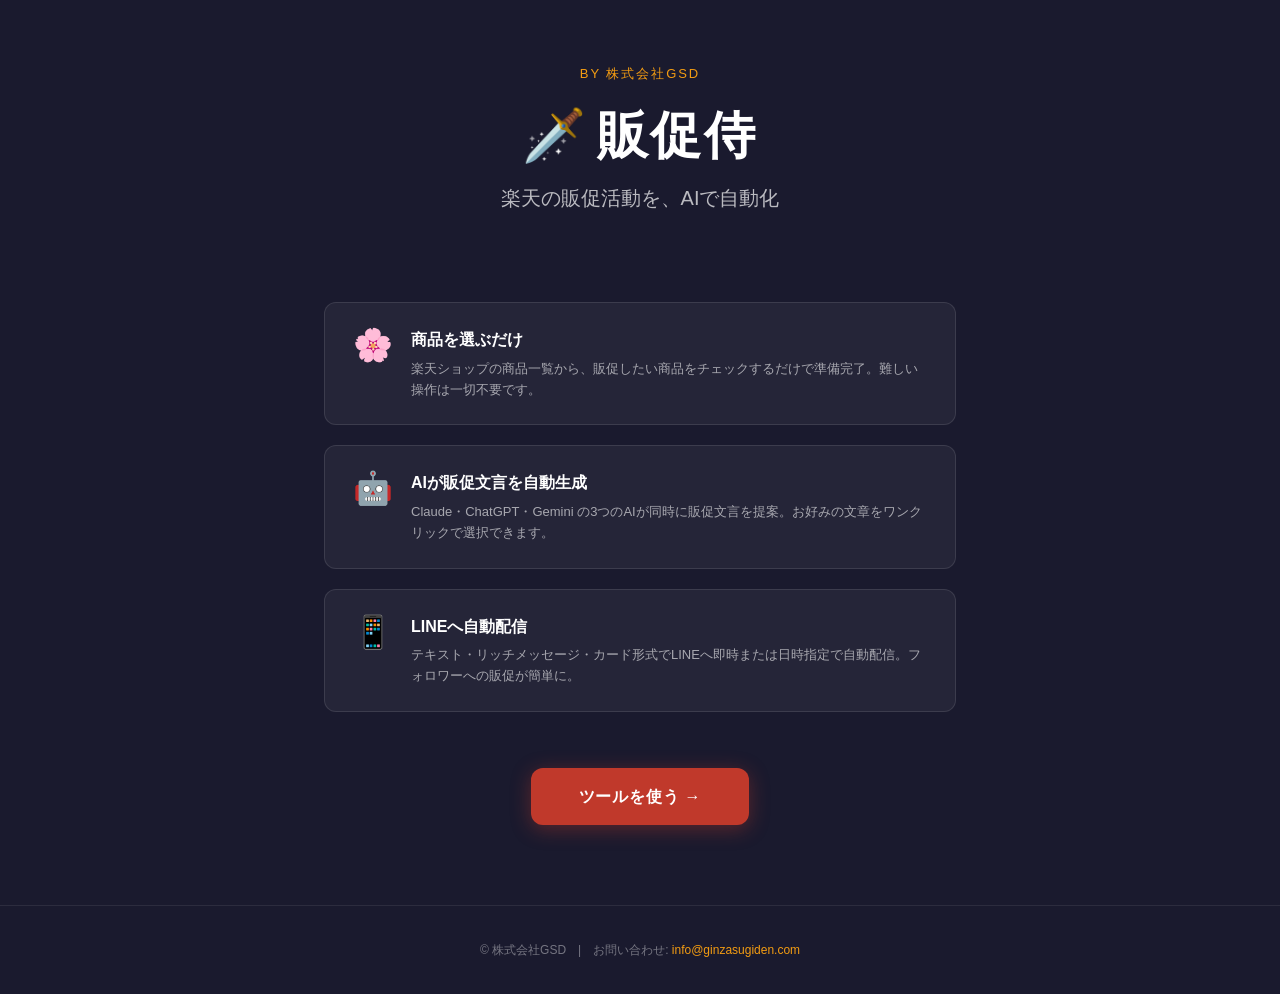
<file: docs/index.html>
<!DOCTYPE html>
<html lang="ja">
<head>
<meta charset="UTF-8">
<meta name="viewport" content="width=device-width,initial-scale=1">
<title>販促侍 | 楽天販売促進自動化ツール by GSD</title>
<link rel="stylesheet" href="assets/style.css">
<style>
  body { background: var(--c-dark); color: #fff; }

  .lp-header {
    text-align: center;
    padding: 64px 24px 48px;
  }
  .lp-header .brand {
    font-size: 13px;
    letter-spacing: .15em;
    color: var(--c-gold);
    margin-bottom: 20px;
    text-transform: uppercase;
  }
  .lp-header h1 {
    font-size: clamp(2rem, 6vw, 3.2rem);
    font-weight: 700;
    letter-spacing: .05em;
    line-height: 1.2;
    margin-bottom: 16px;
  }
  .lp-header h1 .sword { font-size: 1em; margin-right: 8px; }
  .lp-header .tagline {
    font-size: clamp(1rem, 3vw, 1.25rem);
    color: rgba(255,255,255,.7);
    margin-bottom: 40px;
  }

  .lp-features {
    max-width: 680px;
    margin: 0 auto 56px;
    padding: 0 24px;
    display: flex;
    flex-direction: column;
    gap: 20px;
  }
  .feature-card {
    background: rgba(255,255,255,.05);
    border: 1px solid rgba(255,255,255,.1);
    border-radius: var(--radius-lg);
    padding: 24px 28px;
    display: flex;
    align-items: flex-start;
    gap: 18px;
  }
  .feature-icon {
    font-size: 2rem;
    flex-shrink: 0;
    line-height: 1;
    margin-top: 2px;
  }
  .feature-body h3 {
    font-size: 1rem;
    font-weight: 600;
    margin-bottom: 6px;
    color: #fff;
  }
  .feature-body p {
    font-size: 13px;
    color: rgba(255,255,255,.6);
    line-height: 1.6;
  }

  .lp-cta {
    text-align: center;
    padding: 0 24px 80px;
  }
  .btn-cta {
    display: inline-block;
    background: var(--c-primary);
    color: #fff;
    font-size: 1rem;
    font-weight: 700;
    padding: 16px 48px;
    border-radius: var(--radius-lg);
    text-decoration: none;
    letter-spacing: .05em;
    transition: background .2s, transform .15s;
    box-shadow: 0 4px 20px rgba(192,57,43,.4);
  }
  .btn-cta:hover {
    background: var(--c-accent);
    transform: translateY(-2px);
  }

  .lp-footer {
    text-align: center;
    padding: 32px 24px;
    border-top: 1px solid rgba(255,255,255,.08);
    font-size: 12px;
    color: rgba(255,255,255,.4);
    line-height: 2;
  }
  .lp-footer a {
    color: var(--c-gold);
    text-decoration: none;
  }
</style>
</head>
<body>

<header class="lp-header">
  <div class="brand">by 株式会社GSD</div>
  <h1><span class="sword">🗡️</span>販促侍</h1>
  <p class="tagline">楽天の販促活動を、AIで自動化</p>
</header>

<section class="lp-features">
  <div class="feature-card">
    <div class="feature-icon">🌸</div>
    <div class="feature-body">
      <h3>商品を選ぶだけ</h3>
      <p>楽天ショップの商品一覧から、販促したい商品をチェックするだけで準備完了。難しい操作は一切不要です。</p>
    </div>
  </div>
  <div class="feature-card">
    <div class="feature-icon">🤖</div>
    <div class="feature-body">
      <h3>AIが販促文言を自動生成</h3>
      <p>Claude・ChatGPT・Gemini の3つのAIが同時に販促文言を提案。お好みの文章をワンクリックで選択できます。</p>
    </div>
  </div>
  <div class="feature-card">
    <div class="feature-icon">📱</div>
    <div class="feature-body">
      <h3>LINEへ自動配信</h3>
      <p>テキスト・リッチメッセージ・カード形式でLINEへ即時または日時指定で自動配信。フォロワーへの販促が簡単に。</p>
    </div>
  </div>
</section>

<div class="lp-cta">
  <a href="products.html" class="btn-cta">ツールを使う →</a>
</div>

<footer class="lp-footer">
  © 株式会社GSD　|　お問い合わせ:
  <a href="mailto:info@ginzasugiden.com">info@ginzasugiden.com</a>
</footer>

</body>
</html>
</file>
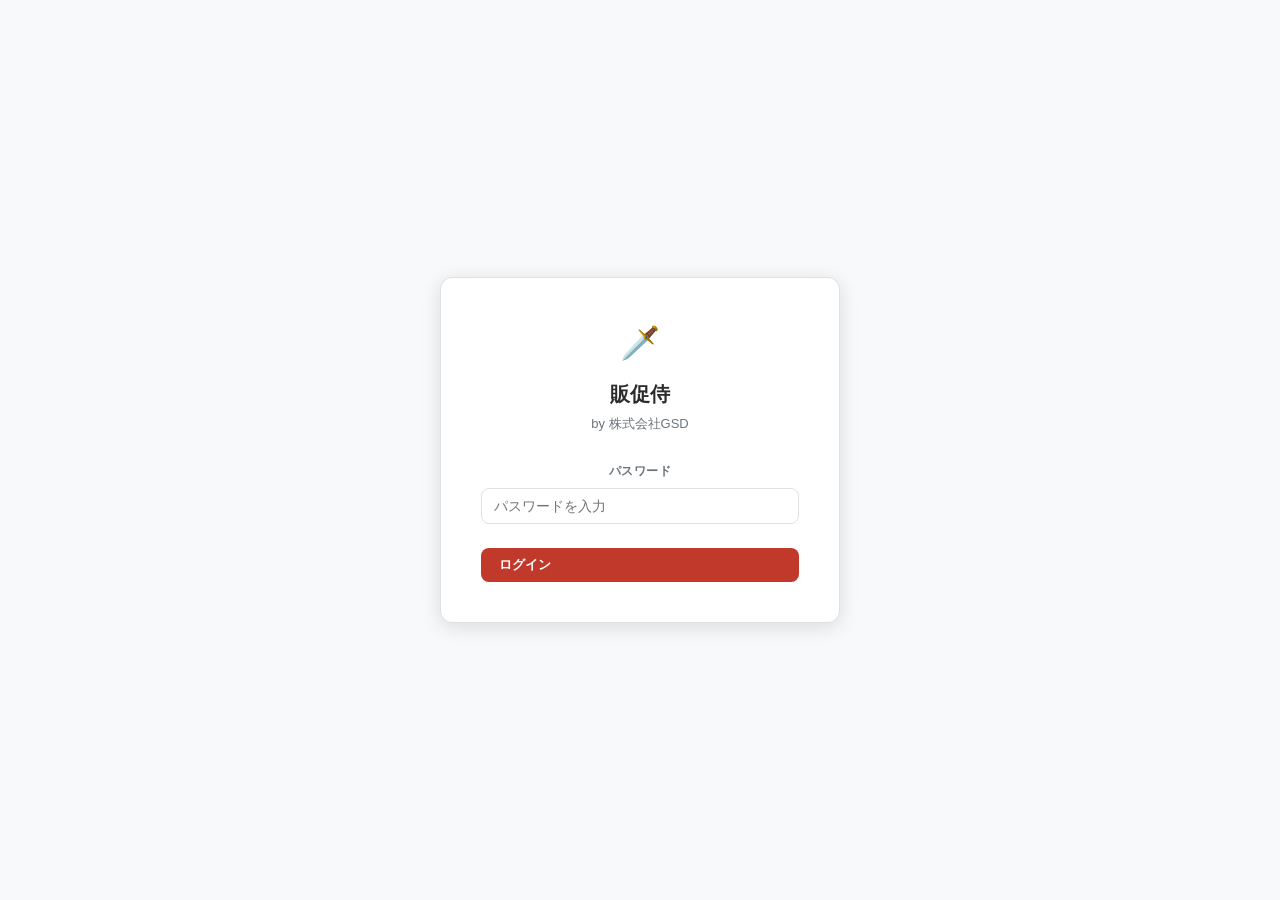
<file: docs/editor.html>
<!DOCTYPE html>
<html lang="ja">
<head>
<meta charset="UTF-8">
<meta name="viewport" content="width=device-width,initial-scale=1">
<title>メッセージ作成 — HANASABI</title>
<link rel="stylesheet" href="assets/style.css">
<style>
.msg-type-tabs { display: flex; gap: 6px; flex-wrap: wrap; margin-bottom: 20px; }
.msg-tab {
  padding: 8px 18px; border-radius: var(--radius);
  border: 1px solid var(--c-border); background: var(--c-surface);
  cursor: pointer; font-size: 13px; font-weight: 500;
  transition: all .15s;
}
.msg-tab.active {
  background: var(--c-dark); color: #fff; border-color: var(--c-dark);
}

/* Flex Messageプレビュー */
.flex-preview {
  background: #b2dfdb;
  border-radius: var(--radius);
  padding: 16px;
  min-height: 200px;
}
.flex-bubble {
  background: #fff;
  border-radius: 12px;
  overflow: hidden;
  max-width: 300px;
  box-shadow: 0 2px 8px rgba(0,0,0,.15);
}
.flex-hero img {
  width: 100%; aspect-ratio: 20/13;
  object-fit: cover; display: block;
}
.flex-body { padding: 14px 14px 8px; }
.flex-body .flex-title { font-weight: 700; font-size: 14px; margin-bottom: 6px; line-height: 1.4; }
.flex-body .flex-text { font-size: 12px; color: #666; line-height: 1.5; margin-bottom: 8px; }
.flex-body .flex-price { font-weight: 700; color: var(--c-primary); font-size: 15px; }
.flex-footer { padding: 0 14px 14px; display: flex; flex-direction: column; gap: 6px; }
.flex-btn {
  display: block; text-align: center;
  padding: 9px; border-radius: 6px;
  font-size: 12px; font-weight: 600; text-decoration: none;
}
.flex-btn-primary { background: var(--c-primary); color: #fff; }
.flex-btn-secondary { background: var(--c-surface2); color: var(--c-text); border: 1px solid var(--c-border); }

/* カルーセルプレビュー */
.carousel-preview {
  display: flex; gap: 10px; overflow-x: auto;
  padding: 8px 4px; background: #b2dfdb; border-radius: var(--radius);
}
.carousel-card {
  min-width: 140px; background: #fff;
  border-radius: 10px; overflow: hidden;
  box-shadow: 0 1px 4px rgba(0,0,0,.1);
}
.carousel-card img { width: 100%; aspect-ratio: 1; object-fit: cover; }
.carousel-card-body { padding: 8px; font-size: 11px; }
.carousel-card-name { font-weight: 600; line-height: 1.3; margin-bottom: 4px; }
.carousel-card-price { color: var(--c-primary); font-weight: 700; }

.coupon-info-banner {
  background: rgba(243,156,18,.1); border: 1px solid var(--c-gold);
  border-radius: var(--radius); padding: 10px 14px;
  display: flex; align-items: center; gap: 10px;
  font-size: 13px; margin-bottom: 16px;
}
</style>
</head>
<body>

<header class="site-header">
  <div class="logo">🗡️ HANA<span>SABI</span></div>
  <nav>
    <a href="index.html">ダッシュボード</a>
    <a href="products.html">商品選択</a>
    <a href="editor.html" class="active">AI文言生成</a>
    <a href="scheduler.html">配信管理</a>
    <button class="btn btn-outline btn-sm" style="color:rgba(255,255,255,.7);border-color:rgba(255,255,255,.3)" onclick="logout()">ログアウト</button>
  </nav>
</header>

<div class="container">
  <div class="page-title">✨ メッセージ作成 <small>メッセージタイプを選んでAIが文言を提案</small></div>

  <div class="steps">
    <div class="step done"><div class="step-num">✓</div><div class="step-label">商品選択</div></div>
    <div class="step-line"></div>
    <div class="step done"><div class="step-num">✓</div><div class="step-label">クーポン設定</div></div>
    <div class="step-line"></div>
    <div class="step active"><div class="step-num">3</div><div class="step-label">メッセージ作成</div></div>
    <div class="step-line"></div>
    <div class="step"><div class="step-num">4</div><div class="step-label">配信</div></div>
  </div>

  <!-- クーポン情報バナー -->
  <div id="coupon-banner" style="display:none" class="coupon-info-banner">
    🎫 <span id="coupon-banner-text"></span>
    <a id="coupon-banner-link" href="#" target="_blank" style="margin-left:auto;font-size:11px;color:var(--c-primary)">URLを確認</a>
  </div>

  <!-- メッセージタイプ選択 -->
  <div class="card" style="margin-bottom:16px">
    <div class="card-title">📨 メッセージタイプ</div>
    <div class="msg-type-tabs">
      <button class="msg-tab active" data-type="text"    onclick="setMsgType('text')">💬 テキスト</button>
      <button class="msg-tab"        data-type="image"   onclick="setMsgType('image')">🖼️ 画像</button>
      <button class="msg-tab"        data-type="carousel" onclick="setMsgType('carousel')">🃏 カルーセル</button>
      <button class="msg-tab"        data-type="flex"    onclick="setMsgType('flex')">✨ Flex Message</button>
    </div>
    <div id="type-desc" style="font-size:12px;color:var(--c-muted)">シンプルなテキストメッセージをLINEで配信します</div>
  </div>

  <!-- 生成設定 -->
  <div class="card" style="margin-bottom:16px">
    <div class="card-title">⚙️ 生成設定</div>
    <div class="grid-2">
      <div class="form-group">
        <label class="form-label">ターゲット</label>
        <select class="form-control" id="target">
          <option>30〜50代の女性</option>
          <option>ギフトを探している方</option>
          <option>法人・ビジネス向け</option>
          <option>結婚式・記念日</option>
          <option>全般</option>
        </select>
      </div>
      <div class="form-group">
        <label class="form-label">トーン</label>
        <select class="form-control" id="tone">
          <option>やわらかく親しみやすい</option>
          <option>高級感・上品</option>
          <option>元気・ポップ</option>
          <option>季節感・情緒的</option>
          <option>シンプル・直接的</option>
        </select>
      </div>
    </div>
    <div style="display:flex;justify-content:flex-end">
      <button class="btn btn-primary" style="min-width:200px" onclick="generateAI()" id="gen-btn">
        🤖 3つのAIで一括生成
      </button>
    </div>
  </div>

  <!-- 選択商品 -->
  <div id="selected-products" style="margin-bottom:16px"></div>

  <!-- AI生成結果 -->
  <div id="ai-results"></div>

  <!-- 文言選択後の編集 + プレビュー -->
  <div id="editor-section" style="display:none">
    <div class="grid-2" style="align-items:start;margin-top:16px">
      <!-- 編集エリア -->
      <div class="card">
        <div class="card-title">✏️ 文言を編集</div>
        <div style="margin-bottom:8px">
          <span id="selected-model-badge"></span>
        </div>
        <div class="form-group">
          <label class="form-label">キャッチコピー</label>
          <input class="form-control" id="edit-catchcopy" oninput="updatePreview()">
        </div>
        <div class="form-group">
          <label class="form-label">本文メッセージ</label>
          <textarea class="form-control" id="edit-maintext" rows="5" oninput="updatePreview()"></textarea>
        </div>
        <!-- 画像タイプ用 -->
        <div id="image-extra" style="display:none">
          <div class="form-group">
            <label class="form-label">タップ先URL（省略時は商品ページ）</label>
            <input class="form-control" id="edit-linkurl" placeholder="https://item.rakuten.co.jp/..." oninput="updatePreview()">
          </div>
        </div>
        <div class="form-group">
          <label class="form-label">LINEテキスト（最終確認）</label>
          <textarea class="form-control" id="edit-linetext" rows="5"></textarea>
        </div>
      </div>

      <!-- プレビュー -->
      <div class="card">
        <div class="card-title">📱 LINEプレビュー</div>
        <div id="preview-area"></div>
      </div>
    </div>

    <div style="display:flex;gap:10px;justify-content:flex-end;margin-top:16px">
      <a href="coupon.html" class="btn btn-outline">← クーポン設定に戻る</a>
      <button class="btn btn-outline" onclick="saveToScheduler()">📅 スケジュール配信へ</button>
      <button class="btn btn-success" onclick="sendNow()">📱 今すぐ配信</button>
    </div>
  </div>
</div>

<div id="toast"></div>

<script src="assets/app.js"></script>
<script>
requireAuth();

let selectedResult = null;
let currentMsgType = 'text';

const TYPE_DESC = {
  text:     'シンプルなテキストメッセージをLINEで配信します',
  image:    '商品画像をメインにしたリッチメッセージで配信します',
  carousel: '選択した商品をカルーセル（横スクロール）形式で一覧配信します',
  flex:     '商品画像・価格・AI文言・クーポンボタンを含むリッチカードで配信します'
};

function setMsgType(type) {
  currentMsgType = type;
  document.querySelectorAll('.msg-tab').forEach(t => {
    t.classList.toggle('active', t.dataset.type === type);
  });
  document.getElementById('type-desc').textContent = TYPE_DESC[type];
  document.getElementById('image-extra').style.display = type === 'image' ? '' : 'none';
  updatePreview();
}

// ── クーポンバナー ───────────────────────────────────────
function renderCouponBanner() {
  const coupon = store.coupon;
  const banner = document.getElementById('coupon-banner');
  if (!coupon) { banner.style.display = 'none'; return; }
  banner.style.display = 'flex';
  const rate = coupon.discountFactor || coupon.discountRate || '';
  const type = coupon.discountType;
  const unit = type == 4 ? '送料無料' : type == 1 ? `${rate}円引き` : `${rate}%OFF`;
  document.getElementById('coupon-banner-text').textContent =
    `クーポン発行済み: ${coupon.couponCode} (${unit}) — ${coupon.startDate?.substring(0,10)} 〜 ${coupon.endDate?.substring(0,10)}`;
  document.getElementById('coupon-banner-link').href = coupon.couponUrl || '#';
}

// ── 選択商品表示 ─────────────────────────────────────────
function renderSelectedProducts() {
  const products = store.products;
  const el = document.getElementById('selected-products');
  if (products.length === 0) {
    el.innerHTML = '<div class="card" style="text-align:center;padding:16px"><p>商品が選択されていません。<a href="products.html">商品選択に戻る</a></p></div>';
    return;
  }
  el.innerHTML = `
    <div class="card">
      <div class="card-title">対象商品（${products.length}件）</div>
      <div style="display:flex;gap:10px;flex-wrap:wrap">
        ${products.map(p => `
          <div style="display:flex;align-items:center;gap:8px;background:var(--c-surface2);padding:8px 12px;border-radius:var(--radius)">
            <img src="${p.imageUrl || ''}" style="width:32px;height:32px;object-fit:cover;border-radius:4px" onerror="this.style.display='none'">
            <div>
              <div style="font-size:12px;font-weight:600">${p.name.substring(0,20)}</div>
              <div style="font-size:11px;color:var(--c-muted)">${fmtPrice(p.price)}</div>
            </div>
          </div>`).join('')}
      </div>
    </div>`;
}

// ── AI生成 ───────────────────────────────────────────────
async function generateAI() {
  const products = store.products;
  if (products.length === 0) { toast('商品を選択してください', 'error'); return; }

  const btn = document.getElementById('gen-btn');
  btn.disabled = true;
  btn.textContent = '⏳ 生成中...（30〜60秒かかります）';

  const context = {
    target:      document.getElementById('target').value,
    tone:        document.getElementById('tone').value,
    messageType: currentMsgType
  };

  const coupon = store.coupon;
  if (coupon) {
    context.couponCode    = coupon.couponCode;
    context.discountRate  = coupon.discountRate;
    context.couponUrl     = coupon.couponUrl;
  }

  document.getElementById('ai-results').innerHTML = `
    <div class="loading-spinner" style="padding:48px">
      <div class="spinner"></div>
      <div>Claude / ChatGPT / Gemini で生成中...</div>
    </div>`;

  try {
    const res = await gasPost('generateAI', { product: products[0], context });
    store.aiResults = res;
    renderAIResults(res.results);
  } catch (e) {
    toast(`❌ ${e.message}`, 'error');
    document.getElementById('ai-results').innerHTML = '';
  } finally {
    btn.disabled = false;
    btn.textContent = '🤖 3つのAIで一括生成';
  }
}

function renderAIResults(results) {
  const models = [
    { key: 'claude', label: 'Claude',  cls: 'claude' },
    { key: 'gpt',    label: 'ChatGPT', cls: 'gpt' },
    { key: 'gemini', label: 'Gemini',  cls: 'gemini' }
  ];

  document.getElementById('ai-results').innerHTML = `
    <div class="ai-grid">
      ${models.map(m => {
        const r = results[m.key];
        if (!r) return `<div class="card"><div class="badge badge-error">${m.label}</div><p style="margin-top:8px;color:var(--c-muted)">生成失敗</p></div>`;
        return `
          <div class="ai-card ai-card-${m.cls}" onclick="selectResult('${m.key}')">
            <span class="badge badge-${m.cls}">${m.label}</span>
            <div class="ai-catchcopy">${r.catchCopy || ''}</div>
            <div class="ai-maintext">${(r.mainText || '').substring(0, 120)}...</div>
            <div class="ai-tags">${(r.hashtags || []).map(t=>`<span class="ai-tag">#${t}</span>`).join('')}</div>
            <button class="btn btn-outline btn-sm" style="margin-top:12px;width:100%">この文言を使う</button>
          </div>`;
      }).join('')}
    </div>`;
}

function selectResult(modelKey) {
  const results = store.aiResults?.results;
  if (!results) return;

  selectedResult = results[modelKey];
  document.getElementById('editor-section').style.display = 'block';
  document.getElementById('edit-catchcopy').value = selectedResult.catchCopy || '';
  document.getElementById('edit-maintext').value   = selectedResult.mainText  || '';
  document.getElementById('edit-linetext').value   = selectedResult.lineMessage || '';

  const badges = { claude: 'badge-claude', gpt: 'badge-gpt', gemini: 'badge-gemini' };
  document.getElementById('selected-model-badge').innerHTML =
    `<span class="badge ${badges[modelKey]}">${selectedResult.model}</span> の文言を選択中`;

  updatePreview();
  document.getElementById('editor-section').scrollIntoView({ behavior: 'smooth' });
}

// ── プレビュー ────────────────────────────────────────────
function updatePreview() {
  const area = document.getElementById('preview-area');
  const products = store.products;
  const p = products[0] || {};
  const catchCopy = document.getElementById('edit-catchcopy')?.value || p.name || '';
  const mainText  = document.getElementById('edit-maintext')?.value  || '';
  const coupon    = store.coupon;

  switch (currentMsgType) {
    case 'text':
      area.innerHTML = `
        <div style="background:#b2dfdb;border-radius:var(--radius);padding:16px;min-height:120px">
          <div style="background:#fff;border-radius:12px 12px 12px 4px;padding:12px 14px;max-width:80%;box-shadow:0 1px 4px rgba(0,0,0,.12);font-size:13px;line-height:1.7;white-space:pre-wrap">${document.getElementById('edit-linetext')?.value || '（文言を選択してください）'}</div>
        </div>`;
      break;

    case 'image':
      const imgUrl  = p.imageUrl || 'https://placehold.co/600x400/f8f9fa/adb5bd?text=商品画像';
      const linkUrl = document.getElementById('edit-linkurl')?.value || p.itemUrl || '#';
      area.innerHTML = `
        <div style="background:#b2dfdb;border-radius:var(--radius);padding:16px">
          <a href="${linkUrl}" target="_blank" style="display:block;border-radius:10px;overflow:hidden">
            <img src="${imgUrl}" style="width:100%;border-radius:10px" onerror="this.src='https://placehold.co/600x400/f8f9fa/adb5bd?text=No+Image'">
          </a>
          <div style="margin-top:8px;font-size:11px;color:#555;text-align:center">タップで商品ページへ</div>
        </div>`;
      break;

    case 'carousel':
      if (products.length === 0) {
        area.innerHTML = '<p style="color:var(--c-muted);padding:16px;text-align:center">商品が選択されていません</p>';
        break;
      }
      area.innerHTML = `
        <div class="carousel-preview">
          ${products.map(pr => `
            <div class="carousel-card">
              <img src="${pr.imageUrl || 'https://placehold.co/300x300/f8f9fa/adb5bd?text=No+Image'}"
                   onerror="this.src='https://placehold.co/300x300/f8f9fa/adb5bd?text=No+Image'">
              <div class="carousel-card-body">
                <div class="carousel-card-name">${pr.name.substring(0, 25)}</div>
                <div class="carousel-card-price">${fmtPrice(pr.price)}</div>
              </div>
            </div>`).join('')}
        </div>`;
      break;

    case 'flex':
      const imgFlex = p.imageUrl || 'https://placehold.co/1200x628/1a1a2e/ffffff?text=TOKYOFLOWER';
      area.innerHTML = `
        <div class="flex-preview">
          <div class="flex-bubble">
            <div class="flex-hero">
              <img src="${imgFlex}" onerror="this.src='https://placehold.co/1200x628/1a1a2e/ffffff?text=TOKYOFLOWER'">
            </div>
            <div class="flex-body">
              <div class="flex-title">${catchCopy || p.name || '商品名'}</div>
              <div class="flex-text">${mainText.substring(0, 80) || '（AI文言が表示されます）'}</div>
              <div class="flex-price">${fmtPrice(p.price)}</div>
            </div>
            <div class="flex-footer">
              <a class="flex-btn flex-btn-primary" href="${p.itemUrl || '#'}" target="_blank">商品を見る</a>
              ${coupon ? `<a class="flex-btn flex-btn-secondary" href="${coupon.couponUrl || '#'}" target="_blank">🎫 ${coupon.discountFactor || coupon.discountRate || ''}${coupon.discountType == 4 ? ' 送料無料' : coupon.discountType == 1 ? '円引き' : '%OFF'}クーポンを取得</a>` : ''}
            </div>
          </div>
        </div>`;
      break;
  }
}

// ── 配信 ──────────────────────────────────────────────────
function buildPayload() {
  const product = store.products[0] || {};
  const coupon  = store.coupon;
  const catchCopy = document.getElementById('edit-catchcopy').value;
  const mainText  = document.getElementById('edit-maintext').value;
  const lineText  = document.getElementById('edit-linetext').value;

  switch (currentMsgType) {
    case 'text':
      if (!lineText) throw new Error('メッセージ本文を入力してください');
      return { type: 'text', content: lineText, coupon };

    case 'image':
      return {
        type: 'rich',
        content: {
          imageUrl: product.imageUrl,
          linkUrl:  document.getElementById('edit-linkurl').value || product.itemUrl,
          altText:  catchCopy || product.name
        },
        coupon
      };

    case 'carousel':
      if (store.products.length === 0) throw new Error('商品が選択されていません');
      return { type: 'card', content: { products: store.products }, coupon };

    case 'flex':
      return {
        type: 'flex',
        product,
        content: { catchCopy, mainText, lineText },
        coupon
      };
  }
}

async function sendNow() {
  if (!confirm('今すぐLINE配信しますか？')) return;
  try {
    const payload = buildPayload();
    await gasPost('sendLine', payload);
    toast('✅ LINE配信しました！');
    setTimeout(() => location.href = 'index.html', 2000);
  } catch (e) {
    toast(`❌ ${e.message}`, 'error');
  }
}

function saveToScheduler() {
  try {
    const payload = buildPayload();
    sessionStorage.setItem('hana_draft', JSON.stringify(payload));
    location.href = 'scheduler.html';
  } catch (e) {
    toast(`❌ ${e.message}`, 'error');
  }
}

// ── 初期化 ────────────────────────────────────────────────
renderCouponBanner();
renderSelectedProducts();
updatePreview();

const cached = store.aiResults;
if (cached?.results) renderAIResults(cached.results);
</script>
</body>
</html>
</file>
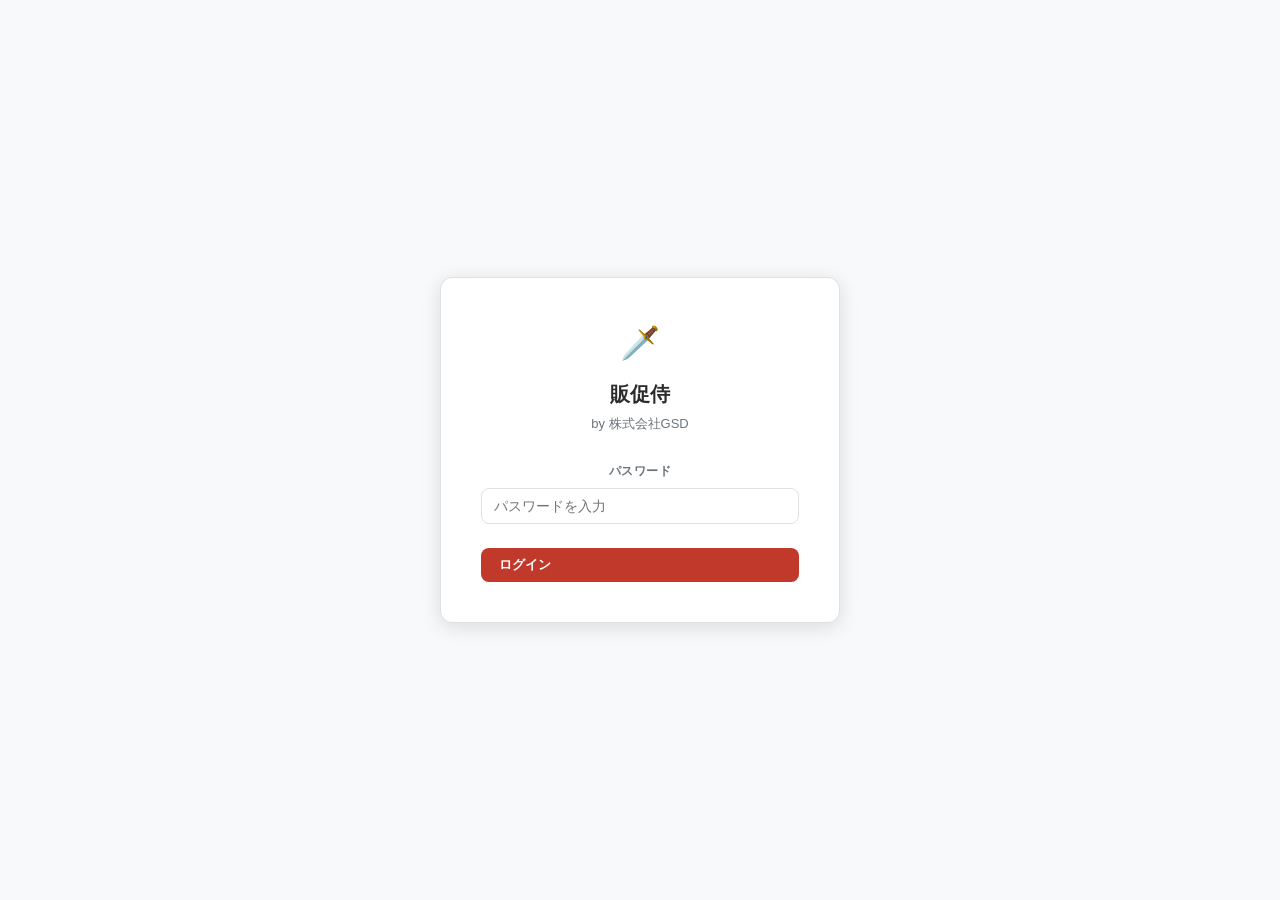
<file: docs/login.html>
<!DOCTYPE html>
<html lang="ja">
<head>
<meta charset="UTF-8">
<meta name="viewport" content="width=device-width,initial-scale=1">
<title>ログイン — 販促侍</title>
<link rel="stylesheet" href="assets/style.css">
<style>
.login-wrap {
  min-height: 100vh;
  display: flex;
  align-items: center;
  justify-content: center;
  background: var(--c-surface2);
}
.login-card {
  background: var(--c-surface);
  border: 1px solid var(--c-border);
  border-radius: var(--radius-lg);
  padding: 40px;
  width: 100%;
  max-width: 400px;
  box-shadow: var(--shadow-lg);
  text-align: center;
}
.login-logo { font-size: 32px; margin-bottom: 8px; }
.login-title { font-size: 20px; font-weight: 700; margin-bottom: 4px; }
.login-sub { font-size: 13px; color: var(--c-muted); margin-bottom: 28px; }
.login-error { color: var(--c-primary); font-size: 13px; margin-top: 12px; display:none; }
</style>
</head>
<body>
<div class="login-wrap">
  <div class="login-card">
    <div class="login-logo">🗡️</div>
    <div class="login-title">販促侍</div>
    <div class="login-sub">by 株式会社GSD</div>
    <div class="form-group">
      <label class="form-label">パスワード</label>
      <input class="form-control" type="password" id="password"
             placeholder="パスワードを入力" autocomplete="current-password"
             onkeydown="if(event.key==='Enter')doLogin()">
    </div>
    <button class="btn btn-primary" style="width:100%;margin-top:8px" onclick="doLogin()" id="login-btn">
      ログイン
    </button>
    <div class="login-error" id="login-error">パスワードが違います</div>
  </div>
</div>

<script>
const GAS_URL = 'https://script.google.com/macros/s/AKfycbzKdIcR7ys61ZYk5oZHxbX3KGoc4LjFHjcb0DQRt_7MKaS5ORBXo-XxXFRobYISyd2f/exec';

async function doLogin() {
  const pw = document.getElementById('password').value;
  const btn = document.getElementById('login-btn');
  const err = document.getElementById('login-error');
  if (!pw) return;

  btn.disabled = true;
  btn.textContent = '認証中...';
  err.style.display = 'none';

  try {
    const res = await fetch(`${GAS_URL}?action=login&password=${encodeURIComponent(pw)}`);
    const data = await res.json();
    if (data.ok && data.data?.token) {
      sessionStorage.setItem('hansabi_token', data.data.token);
      sessionStorage.setItem('hansabi_auth', '1');
      location.href = 'products.html';
    } else {
      err.style.display = 'block';
      btn.disabled = false;
      btn.textContent = 'ログイン';
    }
  } catch (e) {
    err.style.display = 'block';
    err.textContent = '接続エラー: ' + e.message;
    btn.disabled = false;
    btn.textContent = 'ログイン';
  }
}

// すでにログイン済みなら直接遷移
if (sessionStorage.getItem('hansabi_auth') === '1') {
  location.href = 'products.html';
}
</script>
</body>
</html>
</file>
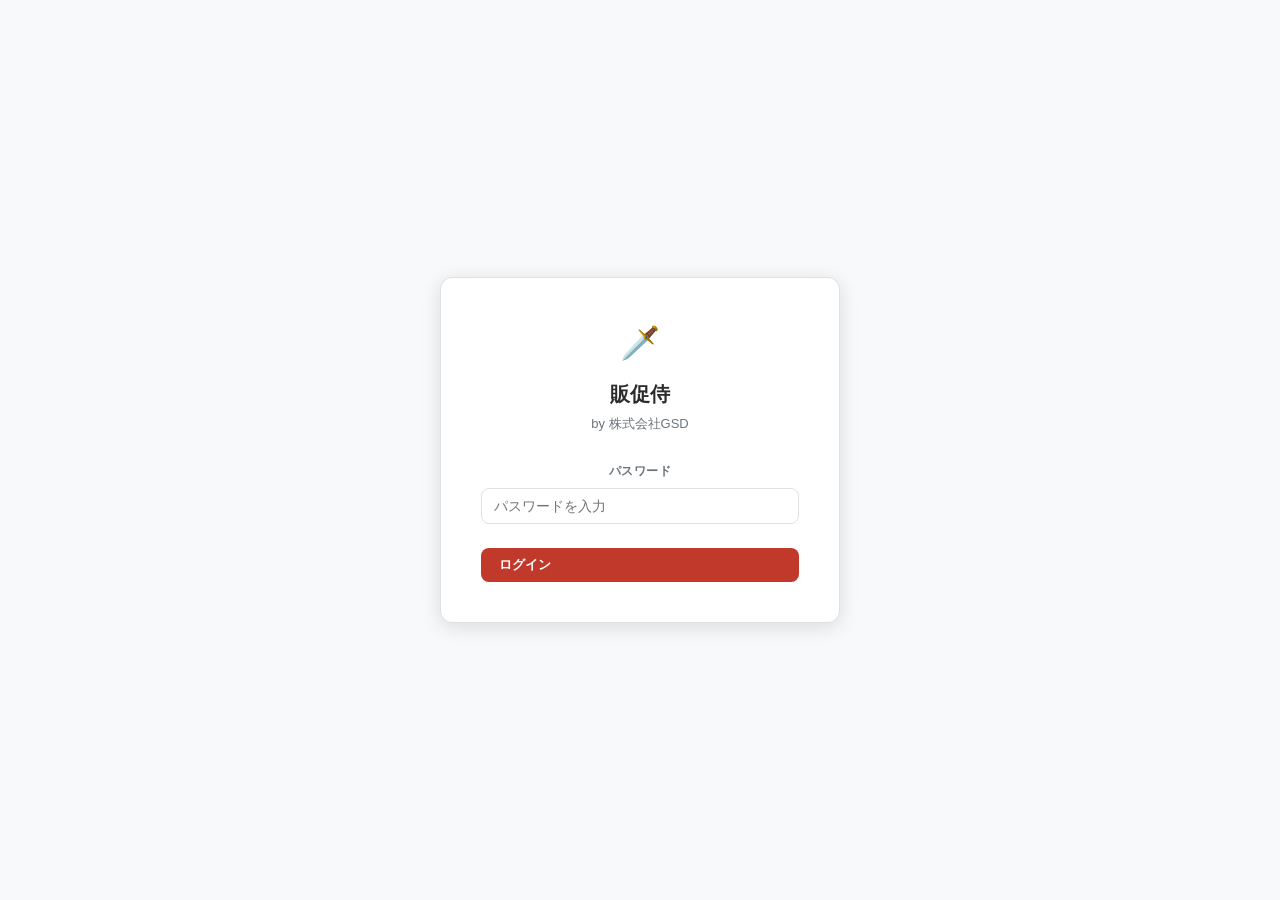
<file: docs/products.html>
<!DOCTYPE html>
<html lang="ja">
<head>
<meta charset="UTF-8">
<meta name="viewport" content="width=device-width,initial-scale=1">
<title>商品選択 — HANASABI</title>
<link rel="stylesheet" href="assets/style.css">
</head>
<body>

<header class="site-header">
  <div class="logo">🗡️ HANA<span>SABI</span></div>
  <nav>
    <a href="index.html">ダッシュボード</a>
    <a href="products.html" class="active">商品選択</a>
    <a href="editor.html">AI文言生成</a>
    <a href="scheduler.html">配信管理</a>
    <button class="btn btn-outline btn-sm" style="color:rgba(255,255,255,.7);border-color:rgba(255,255,255,.3)" onclick="logout()">ログアウト</button>
  </nav>
</header>

<div class="container">
  <div class="page-title">🌸 商品選択 <small>販促したい商品を選んでください</small></div>

  <!-- ステップ -->
  <div class="steps">
    <div class="step active"><div class="step-num">1</div><div class="step-label">商品選択</div></div>
    <div class="step-line"></div>
    <div class="step"><div class="step-num">2</div><div class="step-label">クーポン設定</div></div>
    <div class="step-line"></div>
    <div class="step"><div class="step-num">3</div><div class="step-label">メッセージ作成</div></div>
    <div class="step-line"></div>
    <div class="step"><div class="step-num">4</div><div class="step-label">配信</div></div>
  </div>

  <!-- 検索バー -->
  <div class="card" style="margin-bottom:16px">
    <div style="display:flex;gap:10px;align-items:flex-end">
      <div class="form-group" style="flex:1;margin:0">
        <label class="form-label">キーワード検索</label>
        <input class="form-control" id="keyword" placeholder="例: バラ、胡蝶蘭、フラワーギフト" onkeydown="if(event.key==='Enter')searchProducts()">
      </div>
      <button class="btn btn-primary" onclick="searchProducts()">🔍 検索</button>
      <button class="btn btn-outline" onclick="loadAllProducts()">全商品表示</button>
    </div>
  </div>

  <!-- 選択状況バー -->
  <div id="selection-bar" style="display:none;background:var(--c-dark);color:#fff;padding:12px 20px;border-radius:var(--radius);margin-bottom:16px;display:flex;align-items:center;justify-content:space-between">
    <span id="selection-count">0件選択中</span>
    <div style="display:flex;gap:8px">
      <button class="btn btn-outline" style="color:#fff;border-color:rgba(255,255,255,.3)" onclick="clearSelection()">選択解除</button>
      <a href="coupon.html" class="btn btn-gold" id="next-btn">次へ → クーポン設定</a>
    </div>
  </div>

  <!-- 商品グリッド -->
  <div id="products-grid" class="grid-3">
    <div class="loading-spinner" style="grid-column:1/-1">
      <div class="spinner"></div>
      <div>楽天から商品を取得中...</div>
    </div>
  </div>

  <!-- ページネーション -->
  <div id="pagination" style="display:flex;justify-content:center;gap:8px;margin-top:24px"></div>
</div>

<div id="toast"></div>

<script src="assets/app.js"></script>
<script>
requireAuth();

let currentPage = 1;
let totalPages  = 1;

async function searchProducts(page = 1) {
  currentPage = page;
  const keyword = document.getElementById('keyword').value.trim();
  showLoading('products-grid', '楽天から商品を取得中...');
  document.getElementById('products-grid').style.gridTemplateColumns = '';

  try {
    const res = await gasGet('getItems', { keyword, page, hits: 30 });
    totalPages = res.pageCount || 1;
    renderProducts(res.items || []);
    renderPagination();
  } catch (e) {
    toast(`❌ ${e.message}`, 'error');
    document.getElementById('products-grid').innerHTML =
      `<p style="color:var(--c-muted);text-align:center;padding:32px">${e.message}</p>`;
  }
}

function loadAllProducts() {
  document.getElementById('keyword').value = '';
  searchProducts(1);
}

function renderProducts(items) {
  const selected = store.products.map(p => p.itemCode);
  const grid = document.getElementById('products-grid');
  grid.style.gridTemplateColumns = 'repeat(auto-fill, minmax(180px, 1fr))';

  if (items.length === 0) {
    grid.innerHTML = '<p style="color:var(--c-muted);text-align:center;padding:32px;grid-column:1/-1">商品が見つかりませんでした</p>';
    return;
  }

  grid.innerHTML = items.map(p => `
    <div class="product-card ${selected.includes(p.itemCode) ? 'selected' : ''}"
         onclick="toggleProduct(${JSON.stringify(p).replace(/"/g,'&quot;')})"
         data-code="${p.itemCode}">
      <img src="${p.imageUrl || 'https://placehold.co/400x400/f8f9fa/adb5bd?text=No+Image'}"
           alt="${p.name}" loading="lazy"
           onerror="this.src='https://placehold.co/400x400/f8f9fa/adb5bd?text=No+Image'">
      <div class="product-card-body">
        <div class="product-name">${p.name}</div>
        <div class="product-price">${fmtPrice(p.price)}</div>
      </div>
      <div class="product-check">✓</div>
    </div>
  `).join('');
}

function toggleProduct(product) {
  let selected = store.products;
  const idx = selected.findIndex(p => p.itemCode === product.itemCode);

  if (idx >= 0) {
    selected.splice(idx, 1);
  } else {
    if (selected.length >= 10) { toast('⚠️ 最大10件まで選択できます', 'error'); return; }
    selected.push(product);
  }

  store.products = selected;
  updateSelectionBar();

  // UI更新
  const card = document.querySelector(`[data-code="${product.itemCode}"]`);
  if (card) card.classList.toggle('selected');
}

function clearSelection() {
  store.products = [];
  document.querySelectorAll('.product-card.selected').forEach(c => c.classList.remove('selected'));
  updateSelectionBar();
}

function updateSelectionBar() {
  const count = store.products.length;
  const bar = document.getElementById('selection-bar');
  bar.style.display = count > 0 ? 'flex' : 'none';
  document.getElementById('selection-count').textContent = `${count}件選択中`;
}

function renderPagination() {
  const el = document.getElementById('pagination');
  if (totalPages <= 1) { el.innerHTML = ''; return; }

  const pages = [];
  for (let i = Math.max(1, currentPage-2); i <= Math.min(totalPages, currentPage+2); i++) {
    pages.push(`<button class="btn ${i === currentPage ? 'btn-primary' : 'btn-outline'} btn-sm" onclick="searchProducts(${i})">${i}</button>`);
  }
  el.innerHTML = [
    currentPage > 1 ? `<button class="btn btn-outline btn-sm" onclick="searchProducts(${currentPage-1})">‹</button>` : '',
    ...pages,
    currentPage < totalPages ? `<button class="btn btn-outline btn-sm" onclick="searchProducts(${currentPage+1})">›</button>` : ''
  ].join('');
}

// 初期表示
updateSelectionBar();
loadAllProducts();
</script>
</body>
</html>
</file>
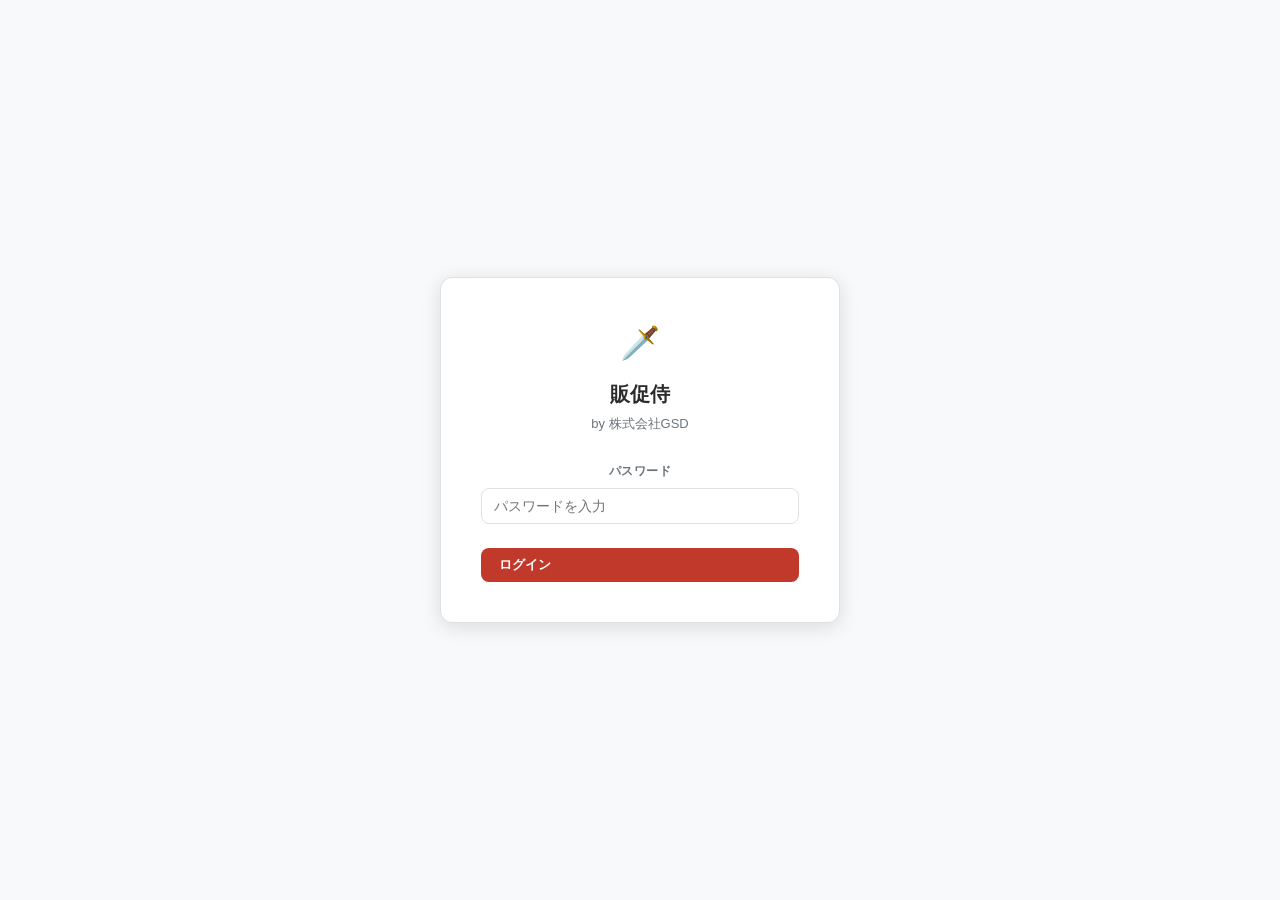
<file: docs/scheduler.html>
<!DOCTYPE html>
<html lang="ja">
<head>
<meta charset="UTF-8">
<meta name="viewport" content="width=device-width,initial-scale=1">
<title>配信管理 — HANASABI</title>
<link rel="stylesheet" href="assets/style.css">
</head>
<body>

<header class="site-header">
  <div class="logo">🗡️ HANA<span>SABI</span></div>
  <nav>
    <a href="index.html">ダッシュボード</a>
    <a href="products.html">商品選択</a>
    <a href="editor.html">AI文言生成</a>
    <a href="scheduler.html" class="active">配信管理</a>
    <button class="btn btn-outline btn-sm" style="color:rgba(255,255,255,.7);border-color:rgba(255,255,255,.3)" onclick="logout()">ログアウト</button>
  </nav>
</header>

<div class="container">
  <div class="page-title">📅 配信管理 <small>スケジュール設定・即時配信</small></div>

  <div class="steps">
    <div class="step done"><div class="step-num">✓</div><div class="step-label">商品選択</div></div>
    <div class="step-line"></div>
    <div class="step done"><div class="step-num">✓</div><div class="step-label">クーポン設定</div></div>
    <div class="step-line"></div>
    <div class="step done"><div class="step-num">✓</div><div class="step-label">メッセージ作成</div></div>
    <div class="step-line"></div>
    <div class="step active"><div class="step-num">4</div><div class="step-label">配信</div></div>
  </div>

  <div class="grid-2" style="align-items:start">

    <!-- 左: 配信設定フォーム -->
    <div>
      <div class="card" style="margin-bottom:16px">
        <div class="card-title">📨 配信コンテンツ</div>
        <div class="form-group">
          <label class="form-label">配信タイプ</label>
          <select class="form-control" id="msg-type" onchange="updatePreview()">
            <option value="text">テキストメッセージ</option>
            <option value="rich">リッチメッセージ（画像+リンク）</option>
            <option value="card">カードタイプ（商品カルーセル）</option>
          </select>
        </div>

        <div id="text-fields">
          <div class="form-group">
            <label class="form-label">メッセージ本文</label>
            <textarea class="form-control" id="msg-text" rows="6" oninput="updatePreview()"></textarea>
          </div>
        </div>

        <div id="rich-fields" style="display:none">
          <div class="form-group">
            <label class="form-label">画像URL（1040×1040推奨）</label>
            <input class="form-control" id="rich-image" placeholder="https://..." oninput="updatePreview()">
          </div>
          <div class="form-group">
            <label class="form-label">タップ先URL</label>
            <input class="form-control" id="rich-link" placeholder="https://item.rakuten.co.jp/...">
          </div>
          <div class="form-group" style="margin:0">
            <label class="form-label">代替テキスト</label>
            <input class="form-control" id="rich-alt" placeholder="商品名・キャッチコピーなど">
          </div>
        </div>
      </div>

      <div class="card">
        <div class="card-title">🕐 配信スケジュール</div>
        <div class="form-group">
          <label class="form-label">配信日時</label>
          <input class="form-control" type="datetime-local" id="schedule-dt">
        </div>
        <div class="form-group" id="coupon-info" style="display:none">
          <label class="form-label">クーポン</label>
          <div id="coupon-badge"></div>
        </div>
        <div style="display:flex;gap:10px">
          <button class="btn btn-outline" style="flex:1" onclick="scheduleDelivery()">📅 予約配信</button>
          <button class="btn btn-success" style="flex:1" onclick="sendNow()">📱 今すぐ配信</button>
        </div>
      </div>
    </div>

    <!-- 右: プレビュー + スケジュール一覧 -->
    <div>
      <!-- LINEプレビュー -->
      <div class="card" style="margin-bottom:16px">
        <div class="card-title">📱 LINEプレビュー</div>
        <div style="background:#b2dfdb;border-radius:var(--radius);padding:16px;min-height:200px">
          <div style="background:#fff;border-radius:12px 12px 12px 4px;padding:12px 14px;max-width:80%;box-shadow:0 1px 4px rgba(0,0,0,.12)">
            <div id="preview-content" style="font-size:13px;line-height:1.7;white-space:pre-wrap">ここにメッセージプレビューが表示されます</div>
          </div>
        </div>
      </div>

      <!-- スケジュール一覧 -->
      <div class="card">
        <div class="card-title">📋 配信待ちスケジュール</div>
        <div id="schedule-list">
          <div class="loading-spinner"><div class="spinner"></div><div>読み込み中...</div></div>
        </div>
      </div>
    </div>

  </div>
</div>

<div id="toast"></div>

<script src="assets/app.js"></script>
<script>

requireAuth();

// ドラフトの復元（editor.htmlから渡された内容）
const draft = JSON.parse(sessionStorage.getItem('hana_draft') || 'null');
if (draft) {
  const sel = document.getElementById('msg-type');
  sel.value = draft.type || 'text';
  if (draft.type === 'text' && typeof draft.content === 'string') {
    document.getElementById('msg-text').value = draft.content;
  }
  if (draft.coupon) {
    store.coupon = draft.coupon;
  }
  sessionStorage.removeItem('hana_draft');
}

// クーポン情報表示
const coupon = store.coupon;
if (coupon) {
  document.getElementById('coupon-info').style.display = 'block';
  document.getElementById('coupon-badge').innerHTML =
    `<span class="badge badge-success">🎫 ${coupon.couponCode} (${coupon.discountRate}%OFF)</span>
     <a href="${coupon.couponUrl}" target="_blank" style="font-size:11px;margin-left:8px;color:var(--c-primary)">URLを見る</a>`;
}

// 配信タイプ切り替え
document.getElementById('msg-type').addEventListener('change', function() {
  document.getElementById('text-fields').style.display = this.value === 'text' ? '' : 'none';
  document.getElementById('rich-fields').style.display = this.value === 'rich' ? '' : 'none';
  updatePreview();
});

// デフォルト日時: 翌朝10時
const defaultDt = new Date();
defaultDt.setDate(defaultDt.getDate() + 1);
defaultDt.setHours(10, 0, 0, 0);
document.getElementById('schedule-dt').value = defaultDt.toISOString().substring(0, 16);

function updatePreview() {
  const type = document.getElementById('msg-type').value;
  const el = document.getElementById('preview-content');
  if (type === 'text') {
    el.textContent = document.getElementById('msg-text').value || '（未入力）';
  } else if (type === 'rich') {
    const img = document.getElementById('rich-image').value;
    el.innerHTML = img
      ? `<img src="${img}" style="width:100%;border-radius:8px;margin-bottom:8px" onerror="this.style.display='none'"><br>タップで商品ページへ`
      : '【リッチメッセージ】\n画像URLを入力するとプレビューできます';
  } else if (type === 'card') {
    const products = store.products;
    el.textContent = products.length > 0
      ? `【カルーセル】\n${products.map(p=>` ${p.name}`).join('\n')}`
      : '【カードタイプ】\n商品が選択されていません';
  }
}

function buildPayload() {
  const type = document.getElementById('msg-type').value;
  let content;
  switch (type) {
    case 'text':
      content = document.getElementById('msg-text').value;
      if (!content) throw new Error('メッセージ本文を入力してください');
      break;
    case 'rich':
      content = {
        imageUrl: document.getElementById('rich-image').value,
        linkUrl:  document.getElementById('rich-link').value,
        altText:  document.getElementById('rich-alt').value
      };
      if (!content.imageUrl) throw new Error('画像URLを入力してください');
      break;
    case 'card':
      if (store.products.length === 0) throw new Error('商品が選択されていません');
      content = { products: store.products };
      break;
  }
  return { type, content, couponCode: coupon?.couponCode };
}

async function sendNow() {
  if (!confirm('今すぐLINE配信しますか？')) return;
  try {
    const payload = buildPayload();
    await gasPost('sendLine', payload);
    toast('✅ LINE配信しました！');
    loadSchedules();
  } catch (e) {
    toast(`❌ ${e.message}`, 'error');
  }
}

async function scheduleDelivery() {
  try {
    const payload = buildPayload();
    const datetime = document.getElementById('schedule-dt').value.replace('T', ' ');
    await gasPost('scheduleDelivery', { datetime, payload });
    toast(`✅ 配信予約しました: ${datetime}`);
    loadSchedules();
  } catch (e) {
    toast(`❌ ${e.message}`, 'error');
  }
}

async function cancelSchedule(id) {
  if (!confirm(`スケジュール ${id} をキャンセルしますか？`)) return;
  try {
    await gasPost('cancelSchedule', { scheduleId: id });
    toast('✅ キャンセルしました');
    loadSchedules();
  } catch (e) {
    toast(`❌ ${e.message}`, 'error');
  }
}

async function loadSchedules() {
  try {
    const schedules = await gasGet('getSchedules');
    const el = document.getElementById('schedule-list');
    if (schedules.length === 0) {
      el.innerHTML = '<p style="color:var(--c-muted);text-align:center;padding:16px">スケジュールなし</p>';
      return;
    }
    el.innerHTML = schedules.map(s => `
      <div style="display:flex;justify-content:space-between;align-items:center;padding:10px 0;border-bottom:1px solid var(--c-border)">
        <div>
          <span class="badge badge-pending">${s['タイプ'] || 'text'}</span>
          <span style="margin-left:8px;font-size:12px">${s['配信日時'] || ''}</span>
        </div>
        <button class="btn btn-outline btn-sm" onclick="cancelSchedule('${s['スケジュールID']}')">キャンセル</button>
      </div>
    `).join('');
  } catch (e) {
    document.getElementById('schedule-list').innerHTML = `<p style="color:var(--c-muted)">${e.message}</p>`;
  }
}

updatePreview();
loadSchedules();
</script>
</body>
</html>
</file>
<file: docs/assets/style.css>
/* HANASABI 販売促進侍 — 共通スタイル */
:root {
  --c-primary:   #c0392b;   /* 侍レッド */
  --c-accent:    #e74c3c;
  --c-gold:      #f39c12;
  --c-dark:      #1a1a2e;
  --c-surface:   #ffffff;
  --c-surface2:  #f8f9fa;
  --c-border:    #e0e0e0;
  --c-text:      #2c2c2c;
  --c-muted:     #6c757d;
  --c-success:   #27ae60;
  --c-claude:    #d4a373;   /* Claude = 温かみのある金 */
  --c-gpt:       #10a37f;   /* GPT = グリーン */
  --c-gemini:    #4285f4;   /* Gemini = ブルー */
  --radius:      8px;
  --radius-lg:   12px;
  --shadow:      0 2px 8px rgba(0,0,0,.08);
  --shadow-lg:   0 4px 20px rgba(0,0,0,.12);
}

* { box-sizing: border-box; margin: 0; padding: 0; }

body {
  font-family: 'Hiragino Sans', 'Hiragino Kaku Gothic ProN', 'Noto Sans JP', sans-serif;
  background: var(--c-surface2);
  color: var(--c-text);
  font-size: 14px;
  line-height: 1.6;
}

/* ── ヘッダー ── */
.site-header {
  background: var(--c-dark);
  color: #fff;
  padding: 0 24px;
  height: 56px;
  display: flex;
  align-items: center;
  gap: 12px;
  position: sticky;
  top: 0;
  z-index: 100;
  box-shadow: var(--shadow);
}
.site-header .logo { font-size: 18px; font-weight: 700; letter-spacing: .05em; }
.site-header .logo span { color: var(--c-gold); }
.site-header nav { margin-left: auto; display: flex; gap: 4px; }
.site-header nav a {
  color: rgba(255,255,255,.7);
  text-decoration: none;
  padding: 6px 14px;
  border-radius: var(--radius);
  font-size: 13px;
  transition: all .15s;
}
.site-header nav a:hover,
.site-header nav a.active { color: #fff; background: rgba(255,255,255,.12); }

/* ── レイアウト ── */
.container { max-width: 1200px; margin: 0 auto; padding: 24px; }
.page-title { font-size: 22px; font-weight: 700; margin-bottom: 24px; }
.page-title small { font-size: 14px; color: var(--c-muted); font-weight: 400; }

/* ── カード ── */
.card {
  background: var(--c-surface);
  border: 1px solid var(--c-border);
  border-radius: var(--radius-lg);
  padding: 20px;
  box-shadow: var(--shadow);
}
.card-title { font-size: 15px; font-weight: 600; margin-bottom: 16px; padding-bottom: 12px; border-bottom: 1px solid var(--c-border); }

/* ── グリッド ── */
.grid-2 { display: grid; grid-template-columns: repeat(auto-fit, minmax(280px, 1fr)); gap: 16px; }
.grid-3 { display: grid; grid-template-columns: repeat(auto-fit, minmax(220px, 1fr)); gap: 16px; }

/* ── ボタン ── */
.btn {
  display: inline-flex;
  align-items: center;
  gap: 6px;
  padding: 8px 18px;
  border-radius: var(--radius);
  font-size: 13px;
  font-weight: 600;
  cursor: pointer;
  border: none;
  transition: all .15s;
  text-decoration: none;
}
.btn-primary { background: var(--c-primary); color: #fff; }
.btn-primary:hover { background: var(--c-accent); }
.btn-gold { background: var(--c-gold); color: #fff; }
.btn-gold:hover { opacity: .9; }
.btn-outline { background: transparent; color: var(--c-text); border: 1px solid var(--c-border); }
.btn-outline:hover { background: var(--c-surface2); }
.btn-success { background: var(--c-success); color: #fff; }
.btn-sm { padding: 5px 12px; font-size: 12px; }
.btn:disabled { opacity: .5; cursor: not-allowed; }

/* ── フォーム ── */
.form-group { margin-bottom: 16px; }
.form-label { display: block; font-size: 12px; font-weight: 600; color: var(--c-muted); margin-bottom: 6px; text-transform: uppercase; letter-spacing: .04em; }
.form-control {
  width: 100%;
  padding: 9px 12px;
  border: 1px solid var(--c-border);
  border-radius: var(--radius);
  font-size: 14px;
  font-family: inherit;
  transition: border-color .15s;
  background: var(--c-surface);
}
.form-control:focus { outline: none; border-color: var(--c-primary); box-shadow: 0 0 0 3px rgba(192,57,43,.1); }
textarea.form-control { resize: vertical; min-height: 80px; }
select.form-control { cursor: pointer; }

/* ── バッジ ── */
.badge {
  display: inline-flex;
  align-items: center;
  padding: 2px 8px;
  border-radius: 20px;
  font-size: 11px;
  font-weight: 600;
}
.badge-claude  { background: #fef3e2; color: #92600a; }
.badge-gpt     { background: #e8f8f2; color: #0a6640; }
.badge-gemini  { background: #e8f0fe; color: #1a56b0; }
.badge-success { background: #e8f8f2; color: var(--c-success); }
.badge-pending { background: #fff3cd; color: #856404; }
.badge-error   { background: #fde8e8; color: var(--c-primary); }

/* ── AIカード（3列） ── */
.ai-grid { display: grid; grid-template-columns: repeat(3, 1fr); gap: 16px; }
@media (max-width: 800px) { .ai-grid { grid-template-columns: 1fr; } }

.ai-card { border-radius: var(--radius-lg); padding: 16px; border: 2px solid transparent; transition: all .2s; cursor: pointer; }
.ai-card:hover { transform: translateY(-2px); box-shadow: var(--shadow-lg); }
.ai-card.selected { border-color: var(--c-primary); }
.ai-card-claude { background: #fef9f0; border-color: #f0d9b0; }
.ai-card-gpt    { background: #f0faf5; border-color: #a3e0c5; }
.ai-card-gemini { background: #f0f4ff; border-color: #a8c4f8; }

.ai-catchcopy { font-size: 16px; font-weight: 700; margin: 8px 0; }
.ai-maintext  { font-size: 13px; color: var(--c-muted); line-height: 1.7; }
.ai-tags { display: flex; flex-wrap: wrap; gap: 4px; margin-top: 8px; }
.ai-tag { font-size: 11px; color: var(--c-primary); }

/* ── 商品カード ── */
.product-card {
  border: 1px solid var(--c-border);
  border-radius: var(--radius);
  overflow: hidden;
  cursor: pointer;
  transition: all .15s;
  position: relative;
  background: var(--c-surface);
}
.product-card:hover { box-shadow: var(--shadow-lg); transform: translateY(-1px); }
.product-card.selected { border-color: var(--c-primary); box-shadow: 0 0 0 2px rgba(192,57,43,.2); }
.product-card img { width: 100%; aspect-ratio: 1; object-fit: cover; }
.product-card-body { padding: 10px; }
.product-name { font-weight: 600; font-size: 13px; margin-bottom: 4px; line-height: 1.4; }
.product-price { color: var(--c-primary); font-weight: 700; font-size: 15px; }
.product-check {
  position: absolute; top: 8px; right: 8px;
  width: 24px; height: 24px;
  background: var(--c-primary); color: #fff;
  border-radius: 50%; display: none;
  align-items: center; justify-content: center; font-size: 14px;
}
.product-card.selected .product-check { display: flex; }

/* ── ローディング ── */
.loading-spinner {
  display: flex;
  flex-direction: column;
  align-items: center;
  justify-content: center;
  padding: 48px;
  color: var(--c-muted);
  gap: 12px;
}
.spinner {
  width: 36px; height: 36px;
  border: 3px solid var(--c-border);
  border-top-color: var(--c-primary);
  border-radius: 50%;
  animation: spin .8s linear infinite;
}
@keyframes spin { to { transform: rotate(360deg); } }

/* ── トースト通知 ── */
#toast {
  position: fixed; bottom: 24px; right: 24px;
  background: var(--c-dark); color: #fff;
  padding: 12px 20px; border-radius: var(--radius);
  font-size: 13px; z-index: 9999;
  transform: translateY(100px); opacity: 0;
  transition: all .3s;
  max-width: 320px;
}
#toast.show { transform: translateY(0); opacity: 1; }
#toast.success { border-left: 4px solid var(--c-success); }
#toast.error   { border-left: 4px solid var(--c-primary); }

/* ── ステップインジケーター ── */
.steps { display: flex; align-items: center; gap: 0; margin-bottom: 28px; }
.step { display: flex; align-items: center; gap: 8px; flex: 1; }
.step-num {
  width: 28px; height: 28px; border-radius: 50%;
  background: var(--c-border); color: var(--c-muted);
  display: flex; align-items: center; justify-content: center;
  font-size: 12px; font-weight: 700; flex-shrink: 0;
}
.step.active .step-num { background: var(--c-primary); color: #fff; }
.step.done .step-num { background: var(--c-success); color: #fff; }
.step-label { font-size: 12px; color: var(--c-muted); }
.step.active .step-label { color: var(--c-text); font-weight: 600; }
.step-line { flex: 1; height: 1px; background: var(--c-border); margin: 0 8px; }
</file>
